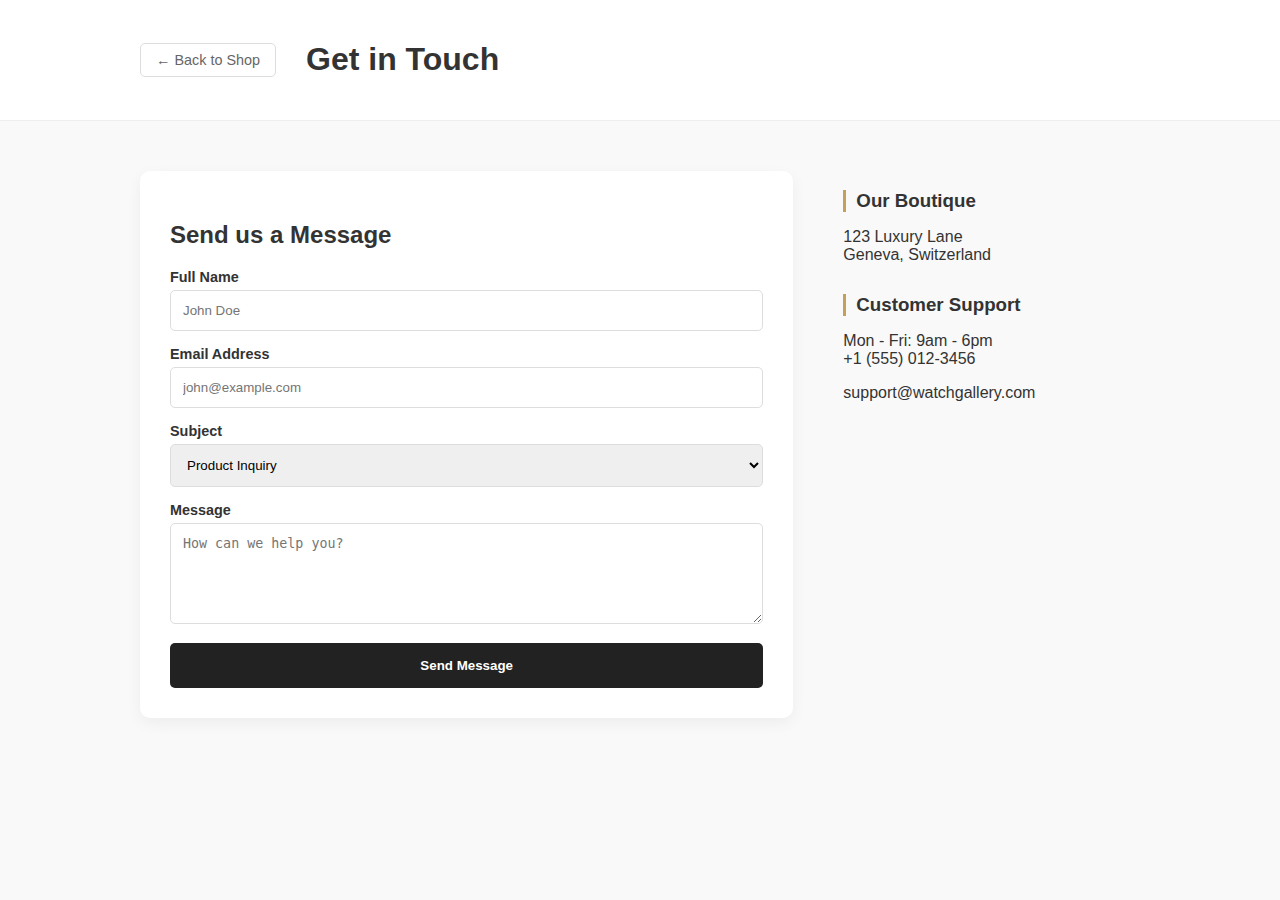
<file: Contact.html>
<!DOCTYPE html>
<html lang="en">
<head>
    <meta charset="UTF-8">
    <meta name="viewport" content="width=device-width, initial-scale=1.0">
    <title>Contact Us | The Watch Gallery</title>

    <style>
    body {
    font-family: 'Segoe UI', sans-serif;
    background-color: #f9f9f9;
    margin: 0;
    color: #333;
}

/* Header & Nav */
.contact-header {
    background: white;
    padding: 20px 0;
    border-bottom: 1px solid #eee;
    margin-bottom: 50px;
}

.nav-bar {
    max-width: 1000px;
    margin: 0 auto;
    display: flex;
    align-items: center;
    gap: 30px;
}

.back-btn {
    text-decoration: none;
    color: #666;
    border: 1px solid #ddd;
    padding: 8px 15px;
    border-radius: 5px;
    font-size: 0.9rem;
    transition: 0.3s;
}

.back-btn:hover {
    background: #222;
    color: white;
}

/* Layout Grid */
.contact-container {
    max-width: 1000px;
    margin: 0 auto;
    display: flex;
    gap: 50px;
    padding: 0 20px;
}

/* Form Styling */
.contact-form {
    flex: 2; /* Takes up 2/3 of the space */
    background: white;
    padding: 30px;
    border-radius: 10px;
    box-shadow: 0 5px 15px rgba(0,0,0,0.05);
}

.input-group {
    margin-bottom: 15px;
}

label {
    display: block;
    margin-bottom: 5px;
    font-weight: 600;
    font-size: 0.9rem;
}

input, select, textarea {
    width: 100%;
    padding: 12px;
    border: 1px solid #ddd;
    border-radius: 5px;
    box-sizing: border-box; /* Ensures padding doesn't break width */
}

.submit-btn {
    background: #222;
    color: white;
    border: none;
    padding: 15px 30px;
    border-radius: 5px;
    cursor: pointer;
    font-weight: bold;
    width: 100%;
}

/* Sidebar Styling */
.contact-info {
    flex: 1; /* Takes up 1/3 of the space */
}

.info-box {
    margin-bottom: 30px;
}

.info-box h3 {
    border-left: 3px solid #c5a059; /* Gold accent */
    padding-left: 10px;
    margin-bottom: 10px;
}

.mini-map {
    height: 150px;
    background: url('https://images.unsplash.com/photo-1526778548025-fa2f459cd5c1?auto=format&fit=crop&q=80&w=400') no-repeat center/cover;
    border-radius: 8px;
}

/* Mobile Responsive */
@media (max-width: 768px) {
    .contact-container {
        flex-direction: column;
    }
}



</style>

</head>
<body>

    <header class="contact-header">
        <div class="nav-bar">
            <a href="index2.html" class="back-btn">← Back to Shop</a>
            <h1>Get in Touch</h1>
        </div>
    </header>

    <main class="contact-container">
        <section class="contact-form">
            <h2>Send us a Message</h2>
            <form action="#">
                <div class="input-group">
                    <label>Full Name</label>
                    <input type="text" placeholder="John Doe" required>
                </div>
                <div class="input-group">
                    <label>Email Address</label>
                    <input type="email" placeholder="john@example.com" required>
                </div>
                <div class="input-group">
                    <label>Subject</label>
                    <select>
                        <option>Product Inquiry</option>
                        <option>Shipping Status</option>
                        <option>Returns & Repairs</option>
                        <option>Other</option>
                    </select>
                </div>
                <div class="input-group">
                    <label>Message</label>
                    <textarea rows="5" placeholder="How can we help you?"></textarea>
                </div>
                <button type="submit" class="submit-btn">Send Message</button>
            </form>
        </section>

        <aside class="contact-info">
            <div class="info-box">
                <h3>Our Boutique</h3>
                <p>123 Luxury Lane<br>Geneva, Switzerland</p>
            </div>
            <div class="info-box">
                <h3>Customer Support</h3>
                <p>Mon - Fri: 9am - 6pm<br>+1 (555) 012-3456</p>
                <p>support@watchgallery.com</p>
            </div>
            <div class="info-box map-placeholder">
                <div class="mini-map"></div>
            </div>
        </aside>
    </main>

</body>
</html>
</file>
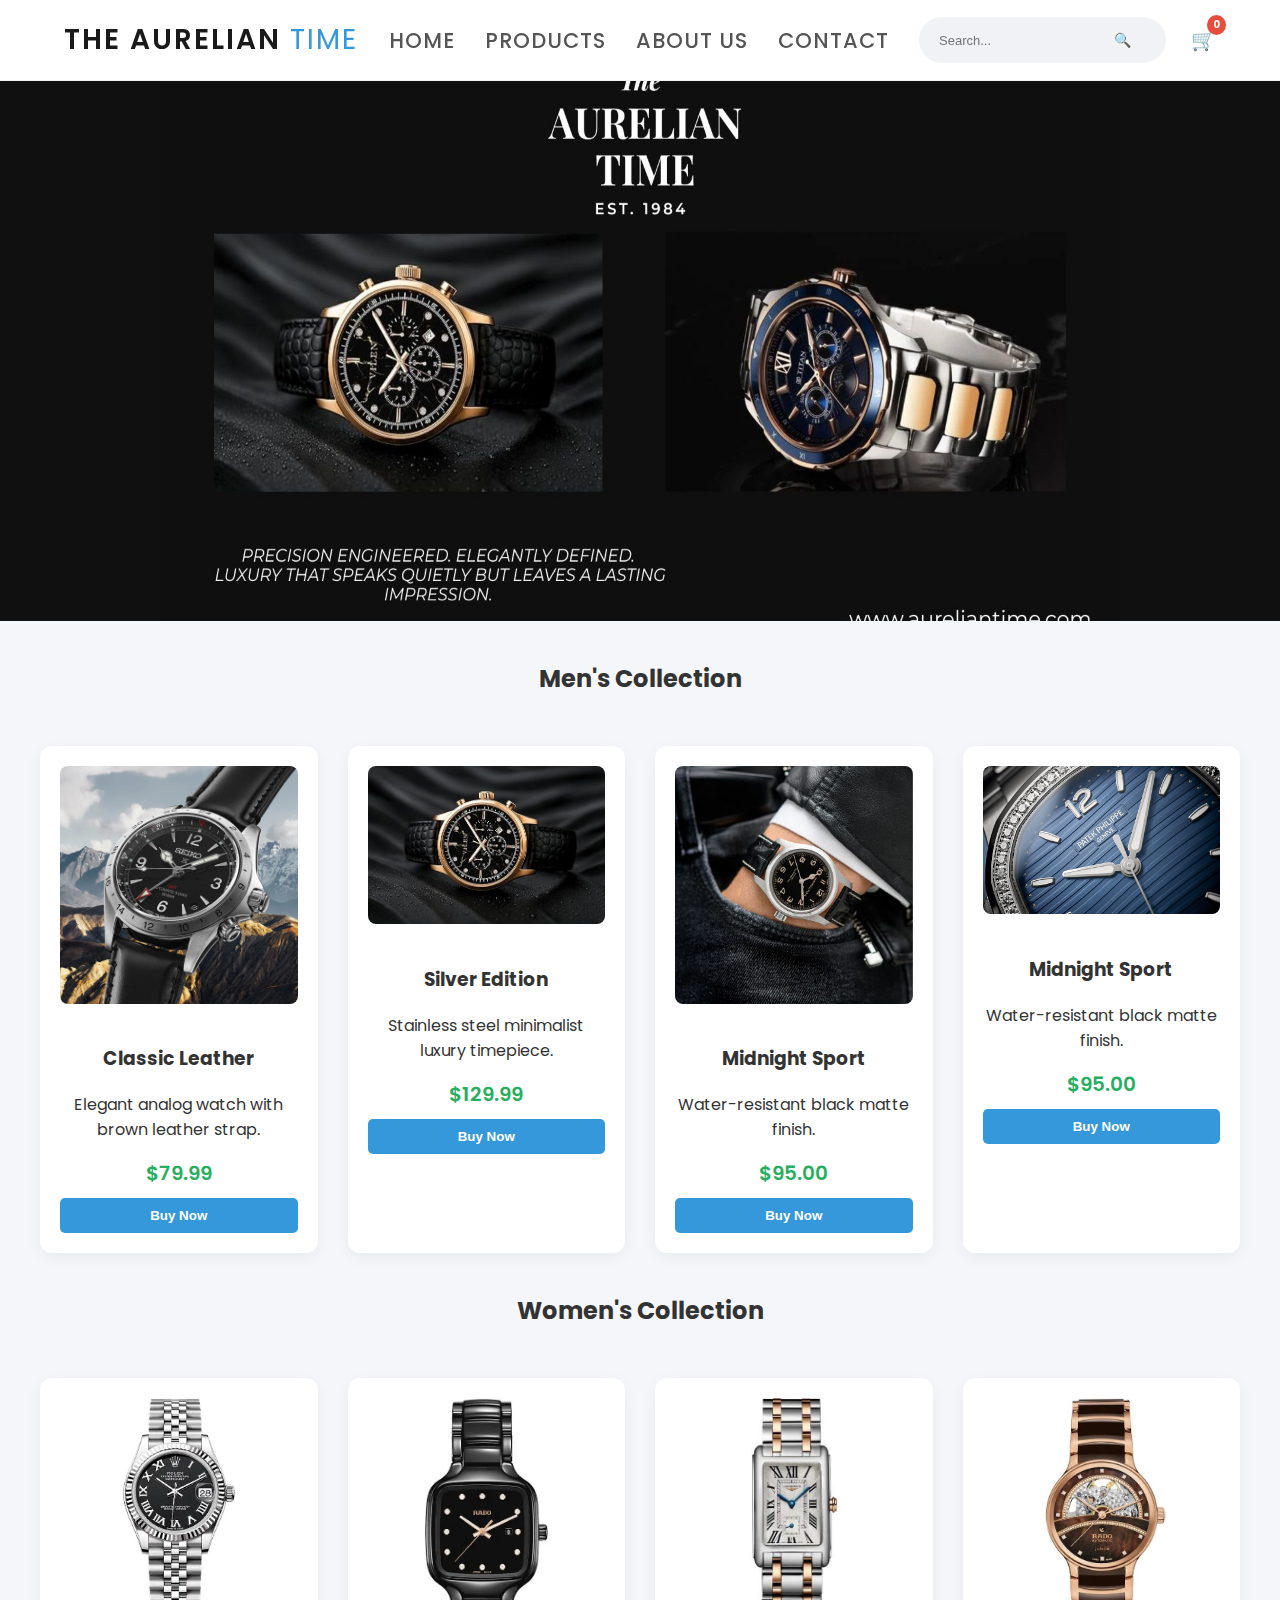
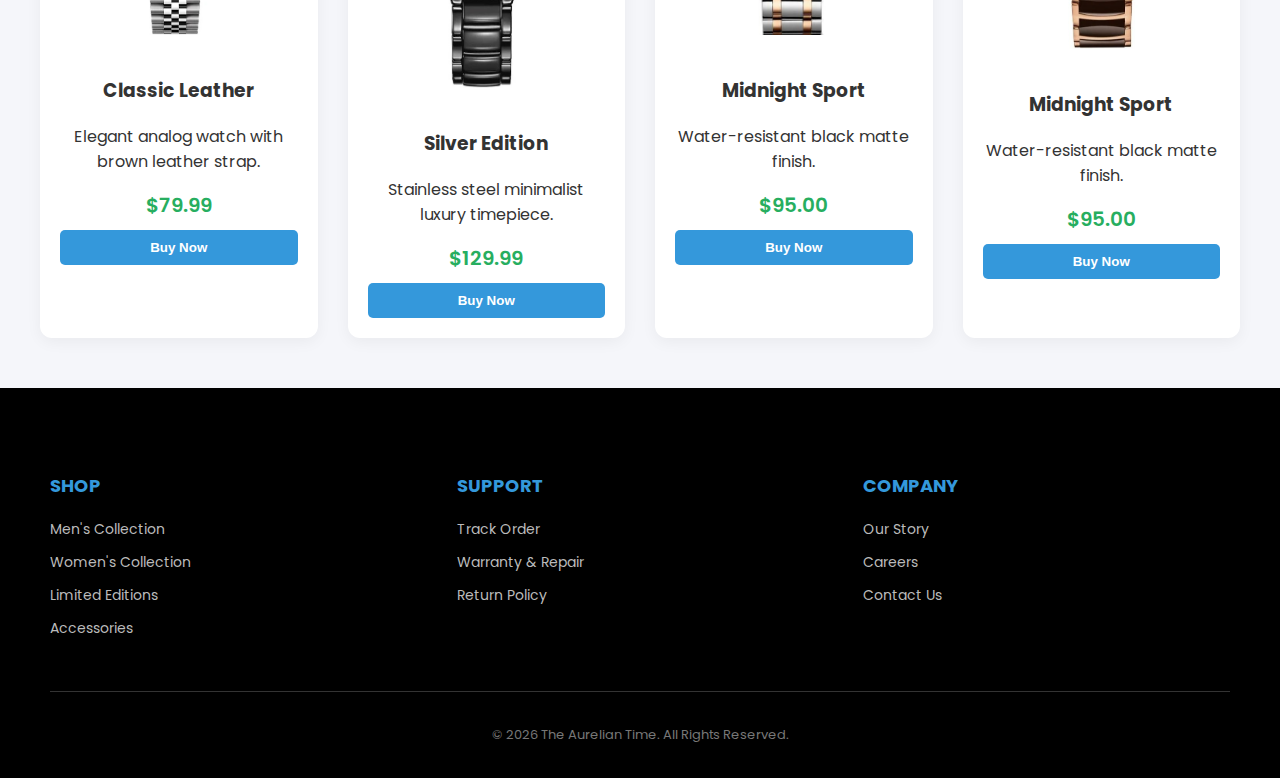
<file: index2.html>
<!DOCTYPE html>
<html lang="en">
<head>
    <meta charset="UTF-8">
    <meta name="viewport" content="width=device-width, initial-scale=1.0">
    <title>The Aurelian Time | Luxury Watches</title>
    <link href="https://fonts.googleapis.com/css2?family=Poppins:wght@400;600&display=swap" rel="stylesheet">
    <style>
        /* CSS INTEGRATION & REFINEMENTS */
        body {
            margin: 0;
            font-family: 'Poppins', sans-serif;
            background: #f5f6fa;
            color: #333;
        }

        /* NAVBAR */
        /* IMPROVED NAVBAR STYLES */
.navbar {
    background: rgba(255, 255, 255, 0.95); /* Semi-transparent white */
    backdrop-filter: blur(10px);           /* Glass effect */
    height: 80px;
    display: flex;
    align-items: center;
    position: sticky;
    top: 0;
    z-index: 1000;
    border-bottom: 1px solid rgba(0, 0, 0, 0.05);
}

.navbar-container {
    width: 90%;
    max-width: 1200px;
    margin: 0 auto;
    display: flex;
    justify-content: space-between;
    align-items: center;
}

.logo {
    font-size: 28px;
    font-weight: 600;
    letter-spacing: 2px;
    color: #1a1a1a;
    text-transform: uppercase;
}

.logo span {
    color: #3498db; /* Signature blue accent */
    font-weight: 400;
}

.menu {
    display: flex;
    list-style: none;
    gap: 30px;
    margin: 0;
    padding: 0;
}

.nav-link {
    text-decoration: none;
    color: #555;
    font-size: 21px;
    font-weight: 500;
    text-transform: uppercase;
    letter-spacing: 1px;
    transition: all 0.3s ease;
    position: relative;
}

/* Elegant Underline Hover Effect */
.nav-link::after {
    content: '';
    position: absolute;
    width: 0;
    height: 2px;
    bottom: -5px;
    left: 0;
    background-color: #3498db;
    transition: width 0.3s ease;
}

.nav-link:hover {
    color: #3498db;
}

.nav-link:hover::after {
    width: 100%;
}

.right-section {
    display: flex;
    align-items: center;
    gap: 25px;
}

.search-box {
    display: flex;
    background: #f1f2f6;
    padding: 5px 15px;
    border-radius: 30px;
    align-items: center;
}

.search-box input {
    border: none;
    background: transparent;
    outline: none;
    padding: 5px;
    width: 150px;
    font-size: 13px;
}

.search-btn {
    background: none;
    border: none;
    cursor: pointer;
    font-size: 14px;
    width: auto; /* Overriding your general button width */
}

.cart-icon {
    font-size: 20px;
    cursor: pointer;
    position: relative;
}

#cart-count {
    position: absolute;
    top: -10px;
    right: -10px;
    background: #e74c3c;
    color: white;
    font-size: 10px;
    padding: 2px 6px;
    border-radius: 50%;
    font-weight: bold;
}

        /* HERO SECTION */
        .hero {
            width: 100%;
            height: 60vh; /* Changed to 60% of viewport height for better UX */
            background: #101010; /* Fallback color */
            display: flex;
            align-items: center;
            justify-content: center;
            color: white;
            overflow: hidden;
        }
        .watch-img { width: 75%; height: 600px;}                                   

        /* PRODUCT GRID */
        .container {
            max-width: 1200px;
            margin: 40px auto;
            padding: 0 20px;
        }
        .section-title { text-align: center; margin-bottom: 30px; }
        
        .product-grid {
            display: grid;
            grid-template-columns: repeat(auto-fit, minmax(250px, 1fr));
            gap: 30px;
        }

        /* PRODUCT CARD */
        .card {
            background: white;
            border-radius: 12px;
            padding: 20px;
            text-align: center;
            box-shadow: 0 4px 15px rgba(0,0,0,0.05);
            transition: transform 0.3s;
        }
        .card:hover { transform: translateY(-5px); }
        .card img { width: 100%; border-radius: 8px; margin-bottom: 15px; }
        .price { color: #27ae60; font-weight: 600; font-size: 20px; margin: 10px 0; }
        
        button {
            background: #3498db;
            color: white;
            border: none;
            padding: 10px 20px;
            border-radius: 5px;
            cursor: pointer;
            width: 100%;
            font-weight: 600;
        }
        button:hover { background: #2980b9; }

        /* MESSAGE AREA */
        #msg {
            text-align: center;
            color: #27ae60;
            font-weight: 600;
            height: 20px;
            margin-top: 10px;
        }

        /* FOOTER */
        footer {
            background: #2c3e50;
            color: white;
            padding: 40px 50px;
            margin-top: 50px;
            text-align: center;
        }

        @media(max-width:768px){
            .menu { display: none; }
            .navbar { padding: 15px 20px; }
        }

        /* UPDATED FOOTER STYLES */
footer {
    background: #000000; /* Matching your black brand image */
    color: white;
    padding: 60px 50px 20px;
    margin-top: 50px;
}

.footer-container {
    max-width: 1200px;
    margin: 0 auto;
    display: grid;
    grid-template-columns: repeat(auto-fit, minmax(200px, 1fr));
    gap: 40px;
    text-align: left;
}

.footer-column h4 {
    color: #3498db; /* Blue accent color */
    margin-bottom: 20px;
    font-size: 18px;
    text-transform: uppercase;
}

.footer-column a {
    display: block;
    color: #bbb;
    text-decoration: none;
    margin-bottom: 12px;
    font-size: 14px;
    transition: 0.3s;
}

.footer-column a:hover {
    color: white;
    padding-left: 5px; /* Subtle hover effect */
}

.footer-bottom {
    border-top: 1px solid #333;
    margin-top: 40px;
    padding-top: 20px;
    text-align: center;
    font-size: 13px;
    color: #777;
}



/* Responsive Footer */
@media(max-width: 600px) {
    .footer-container {
        grid-template-columns: 1fr;
        text-align: center;
    }
}
    </style>
</head>
<body>

    <nav class="navbar">
    <div class="navbar-container">
        <div class="logo">
            THE AURELIAN <span>TIME</span>
        </div>

        <ul class="menu">
            <li><a href="#" class="nav-link">Home</a></li>
            <li><a href="Shop.html" class="nav-link">Products</a></li>
            <li><a href="Home.html" class="nav-link">About Us</a></li>
            <li><a href="Contact.html" class="nav-link">Contact</a></li>
        </ul>

        <div class="right-section">
            <div class="search-box">
                <input type="text" placeholder="Search...">
                <button class="search-btn">🔍</button>
            </div>
            <div class="cart-icon">
                🛒 <span id="cart-count">0</span>
            </div>
        </div>
    </div>
</nav>

    <div class="hero">
        <img src="Aurelian 2.jpeg" alt="Featured Watch" class="watch-img">
    </div>

    <div class="container">
        <h2 class="section-title">Men's Collection</h2>
        <div id="msg"></div> <div class="product-grid">
            <div class="card">
                <img src="product 4.jpeg" alt="Classic Leather">
                <h3>Classic Leather</h3>
                <p>Elegant analog watch with brown leather strap.</p>
                <p class="price">$79.99</p>
                <button onclick="window.location.href='https://www.titan.com/'">Buy Now</button>
            </div>

            <div class="card">
                <img src="watch 2.jpg" alt="Silver Edition">
                <h3>Silver Edition</h3>
                <p>Stainless steel minimalist luxury timepiece.</p>
                <p class="price">$129.99</p>
                <button onclick="window.location.href='https://www.casio.com/'">Buy Now</button>
            </div>

            <div class="card">
                <img src="product 3.jpeg" alt="Midnight Sport">
                <h3>Midnight Sport</h3>
                <p>Water-resistant black matte finish.</p>
                <p class="price">$95.00</p>
                <button onclick="window.location.href='https://www.fastrack.in/'">Buy Now</button>
            </div>

            <div class="card">
                <img src="product.jpeg" alt="Midnight Sport">
                <h3>Midnight Sport</h3>
                <p>Water-resistant black matte finish.</p>
                <p class="price">$95.00</p>
                <button onclick="window.location.href='https://www.omegawatches.co.in/'">Buy Now</button>
            </div>
        </div>
    </div>










    <div class="container">
        <h2 class="section-title">Women's Collection</h2>
        <div id="msg"></div> <div class="product-grid">
            <div class="card">
                <img src="w4.jpeg" alt="Classic Leather">
                <h3>Classic Leather</h3>
                <p>Elegant analog watch with brown leather strap.</p>
                <p class="price">$79.99</p>
              <button onclick="window.location.href='https://www.helioswatchstore.com/brands'">Buy Now</button>
            </div>

            <div class="card">
                <img src="w3.jpeg" alt="Silver Edition">
                <h3>Silver Edition</h3>
                <p>Stainless steel minimalist luxury timepiece.</p>
                <p class="price">$129.99</p>
                <button onclick="window.location.href='https://www.sonatawatches.in/'">Buy Now</button>
            </div>

            <div class="card">
                <img src="w2.jpeg" alt="Midnight Sport">
                <h3>Midnight Sport</h3>
                <p>Water-resistant black matte finish.</p>
                <p class="price">$95.00</p>
                <button onclick="window.location.href='https://www.rolex.com/'">Buy Now</button>
            </div>

            <div class="card">
                <img src="w1.jpeg" alt="Midnight Sport">
                <h3>Midnight Sport</h3>
                <p>Water-resistant black matte finish.</p>
                <p class="price">$95.00</p>
                <button onclick="window.location.href='https://www.firebolt.com/en_in/'">Buy Now</button>
            </div>
        </div>
    </div>












   <footer>
    <div class="footer-container">
        <div class="footer-column">
            <h4>Shop</h4>
            <a href="#">Men's Collection</a>
            <a href="#">Women's Collection</a>
            <a href="#">Limited Editions</a>
            <a href="#">Accessories</a>
        </div>
        
        <div class="footer-column">
            <h4>Support</h4>
            <a href="#">Track Order</a>
            <a href="#">Warranty & Repair</a>
            <a href="#">Return Policy</a>
        </div>
        
        <div class="footer-column">
            <h4>Company</h4>
            <a href="Home.html">Our Story</a>
            <a href="#">Careers</a>
            <a href="Contact.html">Contact Us</a>
        </div>
    </div>
    <div class="footer-bottom">
        <p>&copy; 2026 The Aurelian Time. All Rights Reserved.</p>
    </div>
</footer>

    <script>
        let count = 0;
        function addToCart(itemName) {
            count++;
            // Update the cart count in the navbar
            document.getElementById("cart-count").innerText = count;
            // Show a success message
            document.getElementById("msg").innerText = "Added " + itemName + " to your cart!";
            
            // Clear message after 3 seconds
            setTimeout(() => {
                document.getElementById("msg").innerText = "";
            }, 3000);
        }
    </script>
</body>
</html>
</file>
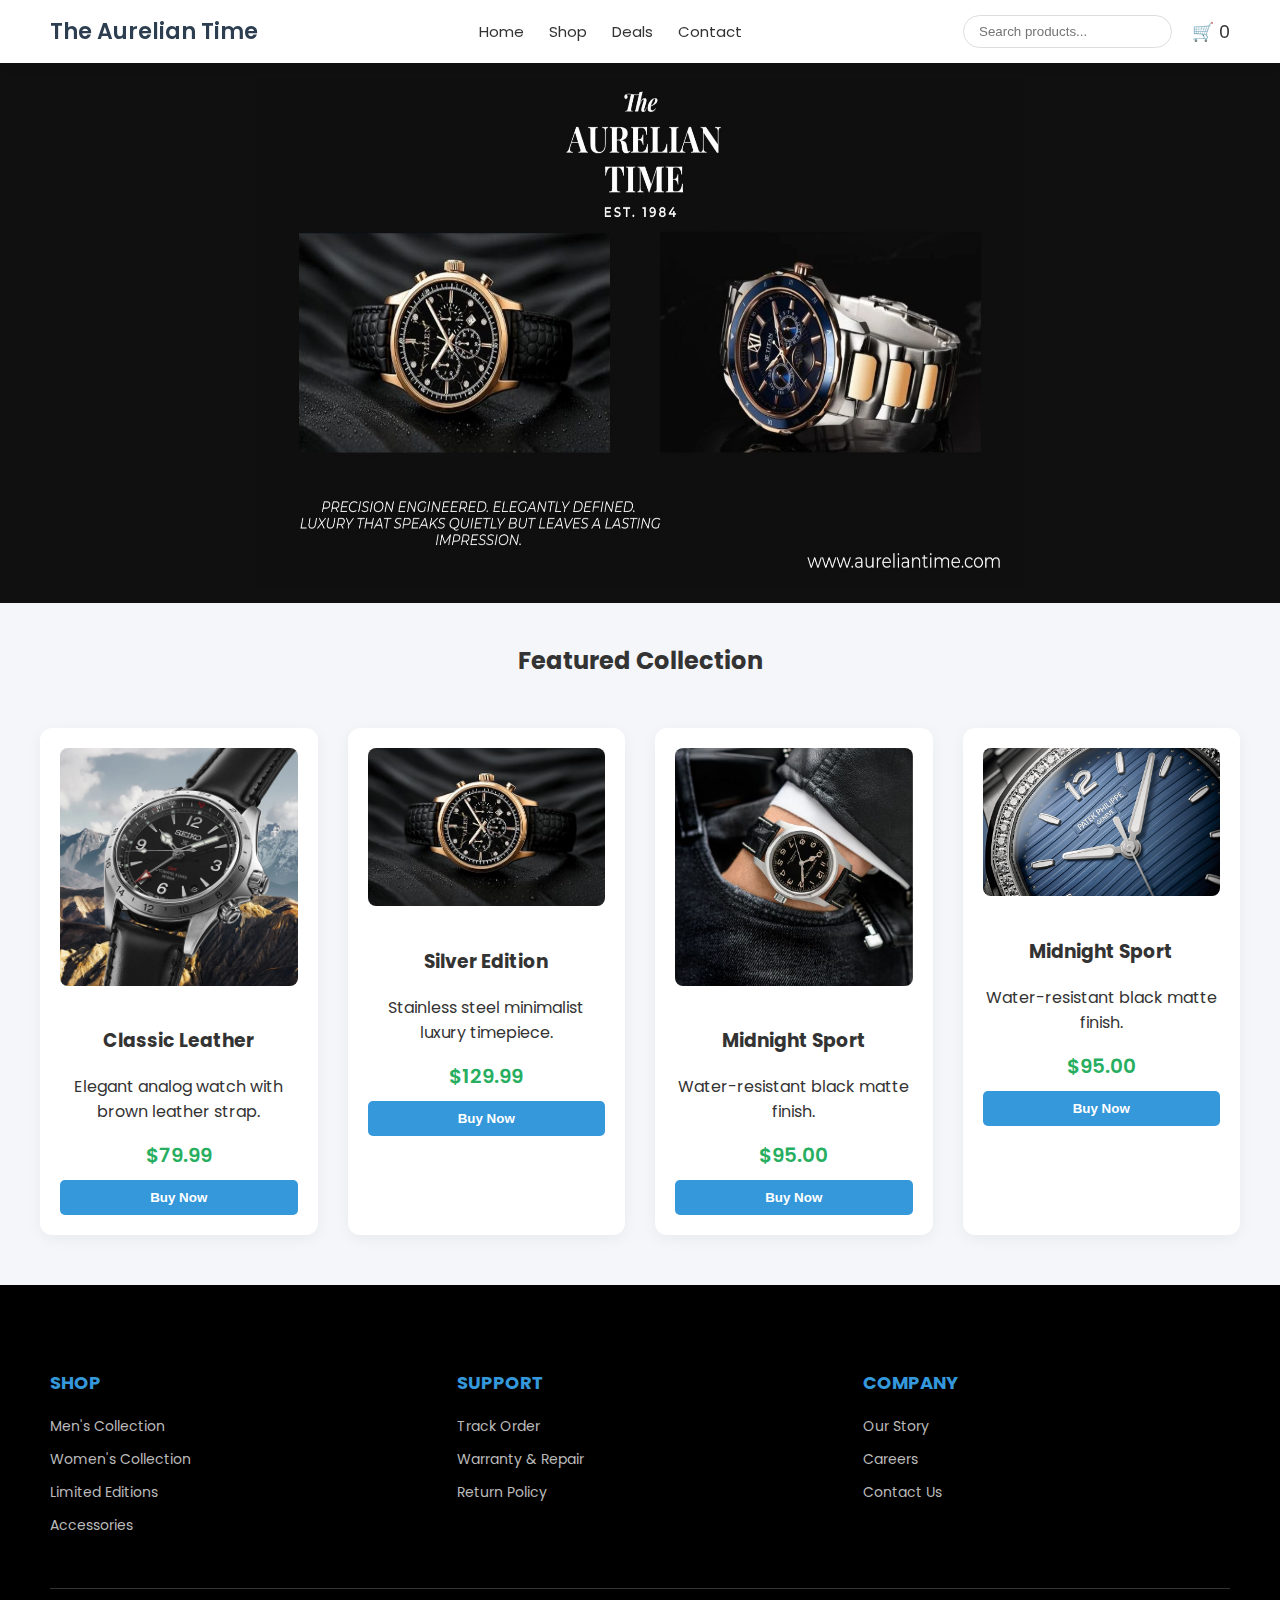
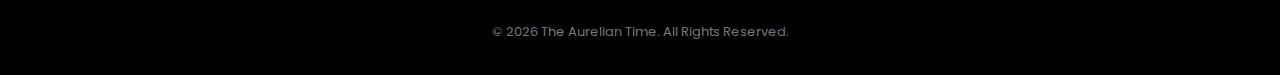
<file: index3.html>
<!DOCTYPE html>
<html lang="en">
<head>
    <meta charset="UTF-8">
    <meta name="viewport" content="width=device-width, initial-scale=1.0">
    <title>The Aurelian Time | Luxury Watches</title>
    <link href="https://fonts.googleapis.com/css2?family=Poppins:wght@400;600&display=swap" rel="stylesheet">
    <style>
        /* CSS INTEGRATION & REFINEMENTS */
        body {
            margin: 0;
            font-family: 'Poppins', sans-serif;
            background: #f5f6fa;
            color: #333;
        }

        /* NAVBAR */
        .navbar {
            background: #ffffff;
            padding: 15px 50px;
            display: flex;
            justify-content: space-between;
            align-items: center;
            box-shadow: 0 2px 10px rgba(0,0,0,0.08);
            position: sticky;
            top: 0;
            z-index: 1000;
        }
        .logo { font-size: 22px; font-weight: 600; color: #2c3e50; }
        .menu { display: flex; gap: 25px; }
        .menu a { text-decoration: none; color: #333; font-size: 15px; transition: 0.3s; }
        .menu a:hover { color: #3498db; }
        .right-section { display: flex; align-items: center; gap: 20px; }
        .search-box input { padding: 8px 15px; border-radius: 20px; border: 1px solid #ddd; outline: none; }
        .cart { font-size: 18px; cursor: pointer; }

        /* HERO SECTION */
        .hero {
            width: 100%;
            height: 60vh; /* Changed to 60% of viewport height for better UX */
            background: #101010; /* Fallback color */
            display: flex;
            align-items: center;
            justify-content: center;
            color: white;
            overflow: hidden;
        }
        .watch-img { width: 60%; height: 510px;}                                   

        /* PRODUCT GRID */
        .container {
            max-width: 1200px;
            margin: 40px auto;
            padding: 0 20px;
        }
        .section-title { text-align: center; margin-bottom: 30px; }
        
        .product-grid {
            display: grid;
            grid-template-columns: repeat(auto-fit, minmax(250px, 1fr));
            gap: 30px;
        }

        /* PRODUCT CARD */
        .card {
            background: white;
            border-radius: 12px;
            padding: 20px;
            text-align: center;
            box-shadow: 0 4px 15px rgba(0,0,0,0.05);
            transition: transform 0.3s;
        }
        .card:hover { transform: translateY(-5px); }
        .card img { width: 100%; border-radius: 8px; margin-bottom: 15px; }
        .price { color: #27ae60; font-weight: 600; font-size: 20px; margin: 10px 0; }
        
        button {
            background: #3498db;
            color: white;
            border: none;
            padding: 10px 20px;
            border-radius: 5px;
            cursor: pointer;
            width: 100%;
            font-weight: 600;
        }
        button:hover { background: #2980b9; }

        /* MESSAGE AREA */
        #msg {
            text-align: center;
            color: #27ae60;
            font-weight: 600;
            height: 20px;
            margin-top: 10px;
        }

        /* FOOTER */
        footer {
            background: #2c3e50;
            color: white;
            padding: 40px 50px;
            margin-top: 50px;
            text-align: center;
        }

        @media(max-width:768px){
            .menu { display: none; }
            .navbar { padding: 15px 20px; }
        }

        /* UPDATED FOOTER STYLES */
footer {
    background: #000000; /* Matching your black brand image */
    color: white;
    padding: 60px 50px 20px;
    margin-top: 50px;
}

.footer-container {
    max-width: 1200px;
    margin: 0 auto;
    display: grid;
    grid-template-columns: repeat(auto-fit, minmax(200px, 1fr));
    gap: 40px;
    text-align: left;
}

.footer-column h4 {
    color: #3498db; /* Blue accent color */
    margin-bottom: 20px;
    font-size: 18px;
    text-transform: uppercase;
}

.footer-column a {
    display: block;
    color: #bbb;
    text-decoration: none;
    margin-bottom: 12px;
    font-size: 14px;
    transition: 0.3s;
}

.footer-column a:hover {
    color: white;
    padding-left: 5px; /* Subtle hover effect */
}

.footer-bottom {
    border-top: 1px solid #333;
    margin-top: 40px;
    padding-top: 20px;
    text-align: center;
    font-size: 13px;
    color: #777;
}

/* Responsive Footer */
@media(max-width: 600px) {
    .footer-container {
        grid-template-columns: 1fr;
        text-align: center;
    }
}
    </style>
</head>
<body>

    <nav class="navbar">
        <div class="logo">The Aurelian Time</div>
        <div class="menu">
            <a href="Home.html">Home</a>
            <a href="#">Shop</a>
            <a href="#">Deals</a>
            <a href="#">Contact</a>
        </div>
        <div class="right-section">
            <div class="search-box">
                <input type="text" placeholder="Search products...">
            </div>
            <div class="cart">🛒 <span id="cart-count">0</span></div>
        </div>
    </nav>

    <div class="hero">
        <img src="Aurelian 2.jpeg" alt="Featured Watch" class="watch-img">
    </div>

    <div class="container">
        <h2 class="section-title">Featured Collection</h2>
        <div id="msg"></div> <div class="product-grid">
            <div class="card">
                <img src="product 4.jpeg" alt="Classic Leather">
                <h3>Classic Leather</h3>
                <p>Elegant analog watch with brown leather strap.</p>
                <p class="price">$79.99</p>
                <button onclick="window.location.href='https://www.titan.com/'">Buy Now</button>
            </div>

            <div class="card">
                <img src="watch 2.jpg" alt="Silver Edition">
                <h3>Silver Edition</h3>
                <p>Stainless steel minimalist luxury timepiece.</p>
                <p class="price">$129.99</p>
                <button onclick="window.location.href='https://www.titan.com/'">Buy Now</button>
            </div>

            <div class="card">
                <img src="product 3.jpeg" alt="Midnight Sport">
                <h3>Midnight Sport</h3>
                <p>Water-resistant black matte finish.</p>
                <p class="price">$95.00</p>
                <button onclick="window.location.href='https://www.titan.com/'">Buy Now</button>
            </div>

            <div class="card">
                <img src="product.jpeg" alt="Midnight Sport">
                <h3>Midnight Sport</h3>
                <p>Water-resistant black matte finish.</p>
                <p class="price">$95.00</p>
                <button onclick="window.location.href='https://www.titan.com/'">Buy Now</button>
            </div>
        </div>
    </div>

   <footer>
    <div class="footer-container">
        <div class="footer-column">
            <h4>Shop</h4>
            <a href="#">Men's Collection</a>
            <a href="#">Women's Collection</a>
            <a href="#">Limited Editions</a>
            <a href="#">Accessories</a>
        </div>
        
        <div class="footer-column">
            <h4>Support</h4>
            <a href="#">Track Order</a>
            <a href="#">Warranty & Repair</a>
            <a href="#">Return Policy</a>
        </div>
        
        <div class="footer-column">
            <h4>Company</h4>
            <a href="#">Our Story</a>
            <a href="#">Careers</a>
            <a href="#">Contact Us</a>
        </div>
    </div>
    <div class="footer-bottom">
        <p>&copy; 2026 The Aurelian Time. All Rights Reserved.</p>
    </div>
</footer>

    <script>
        let count = 0;
        function addToCart(itemName) {
            count++;
            // Update the cart count in the navbar
            document.getElementById("cart-count").innerText = count;
            // Show a success message
            document.getElementById("msg").innerText = "Added " + itemName + " to your cart!";
            
            // Clear message after 3 seconds
            setTimeout(() => {
                document.getElementById("msg").innerText = "";
            }, 3000);
        }
    </script>
</body>
</html>
</file>
